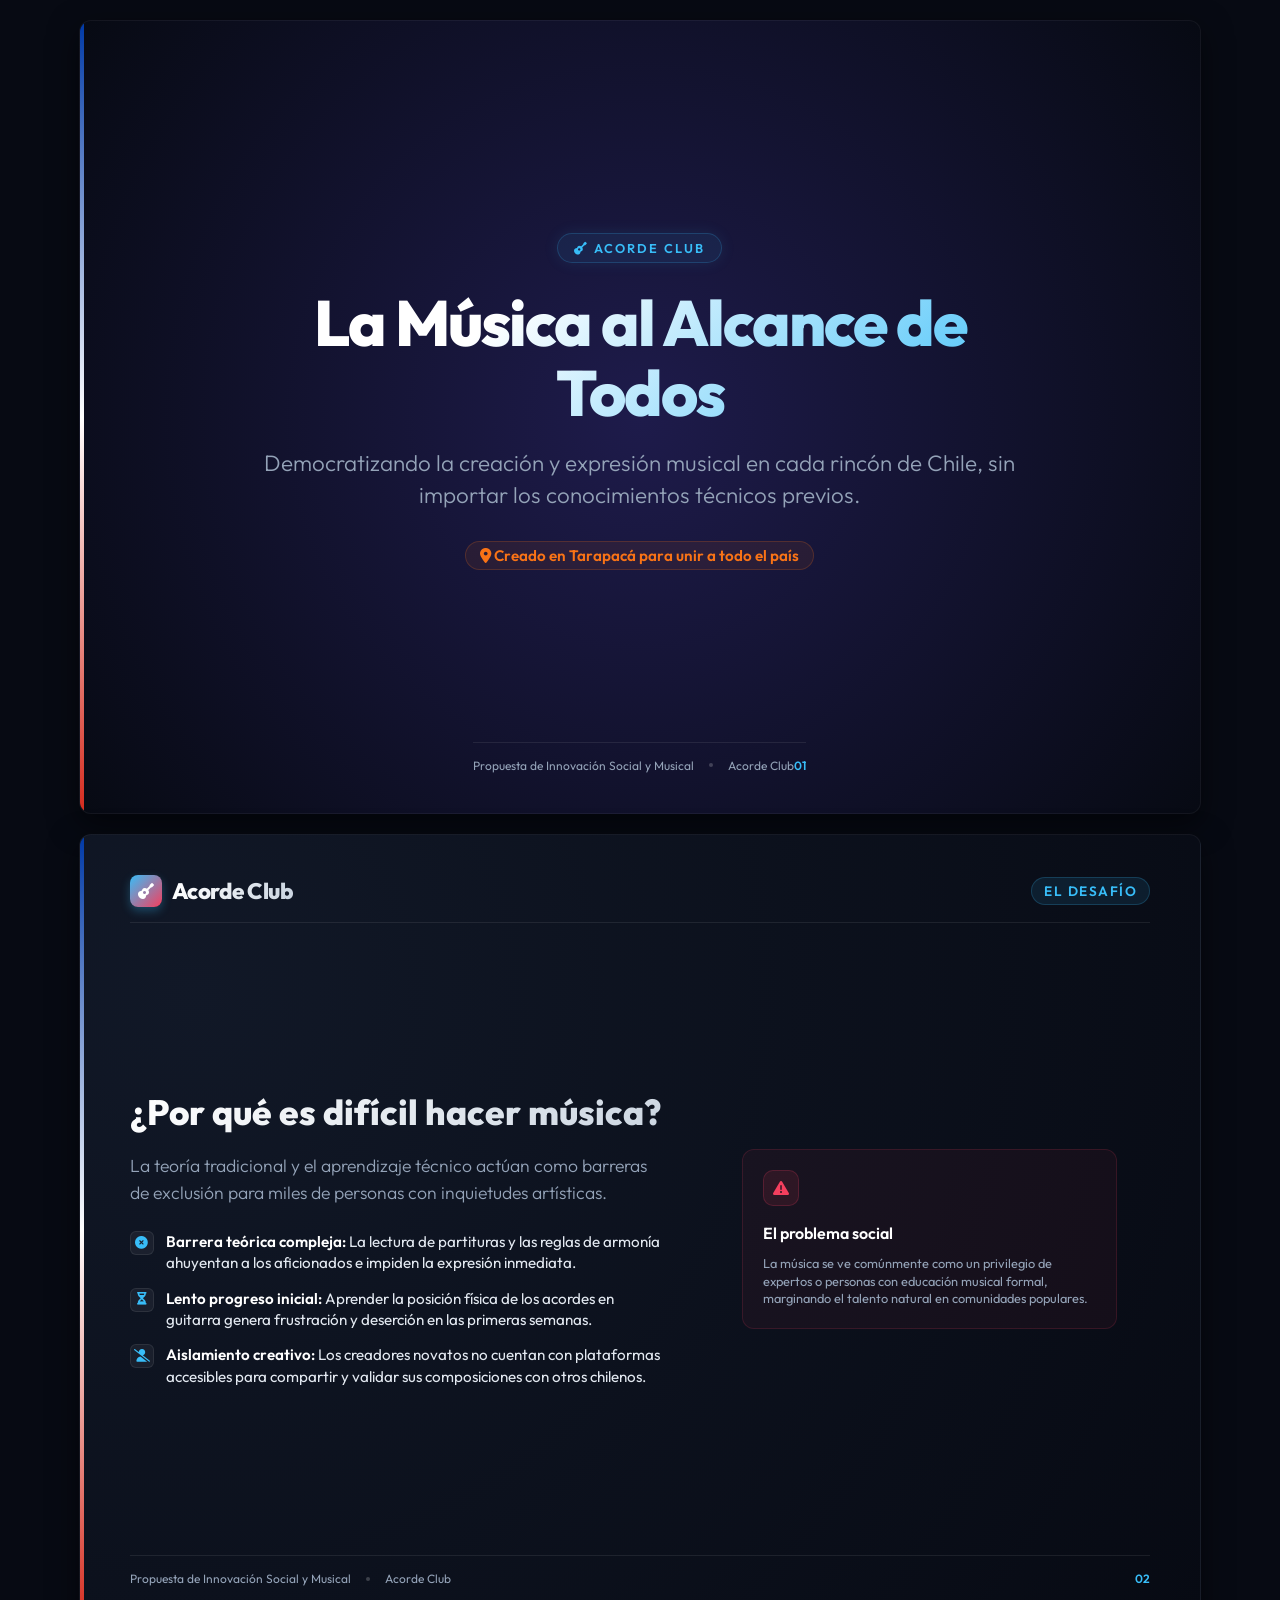
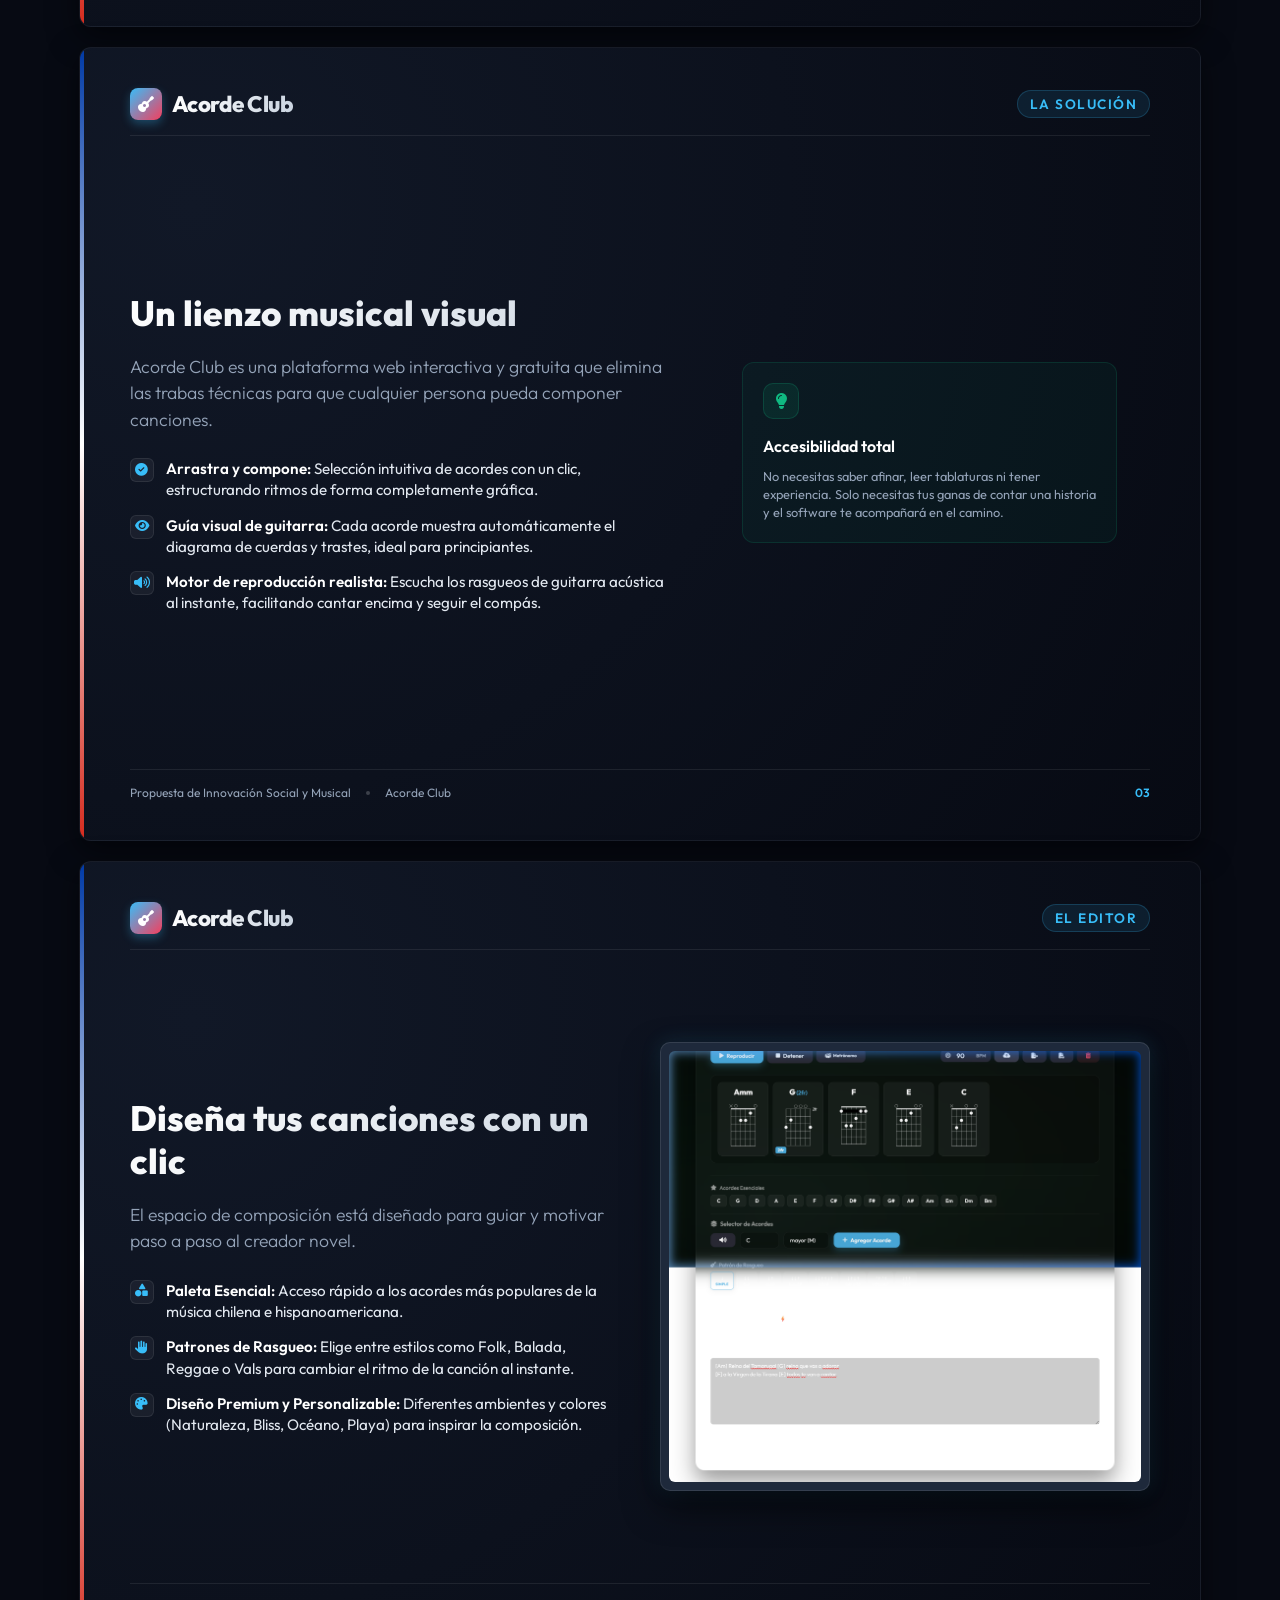
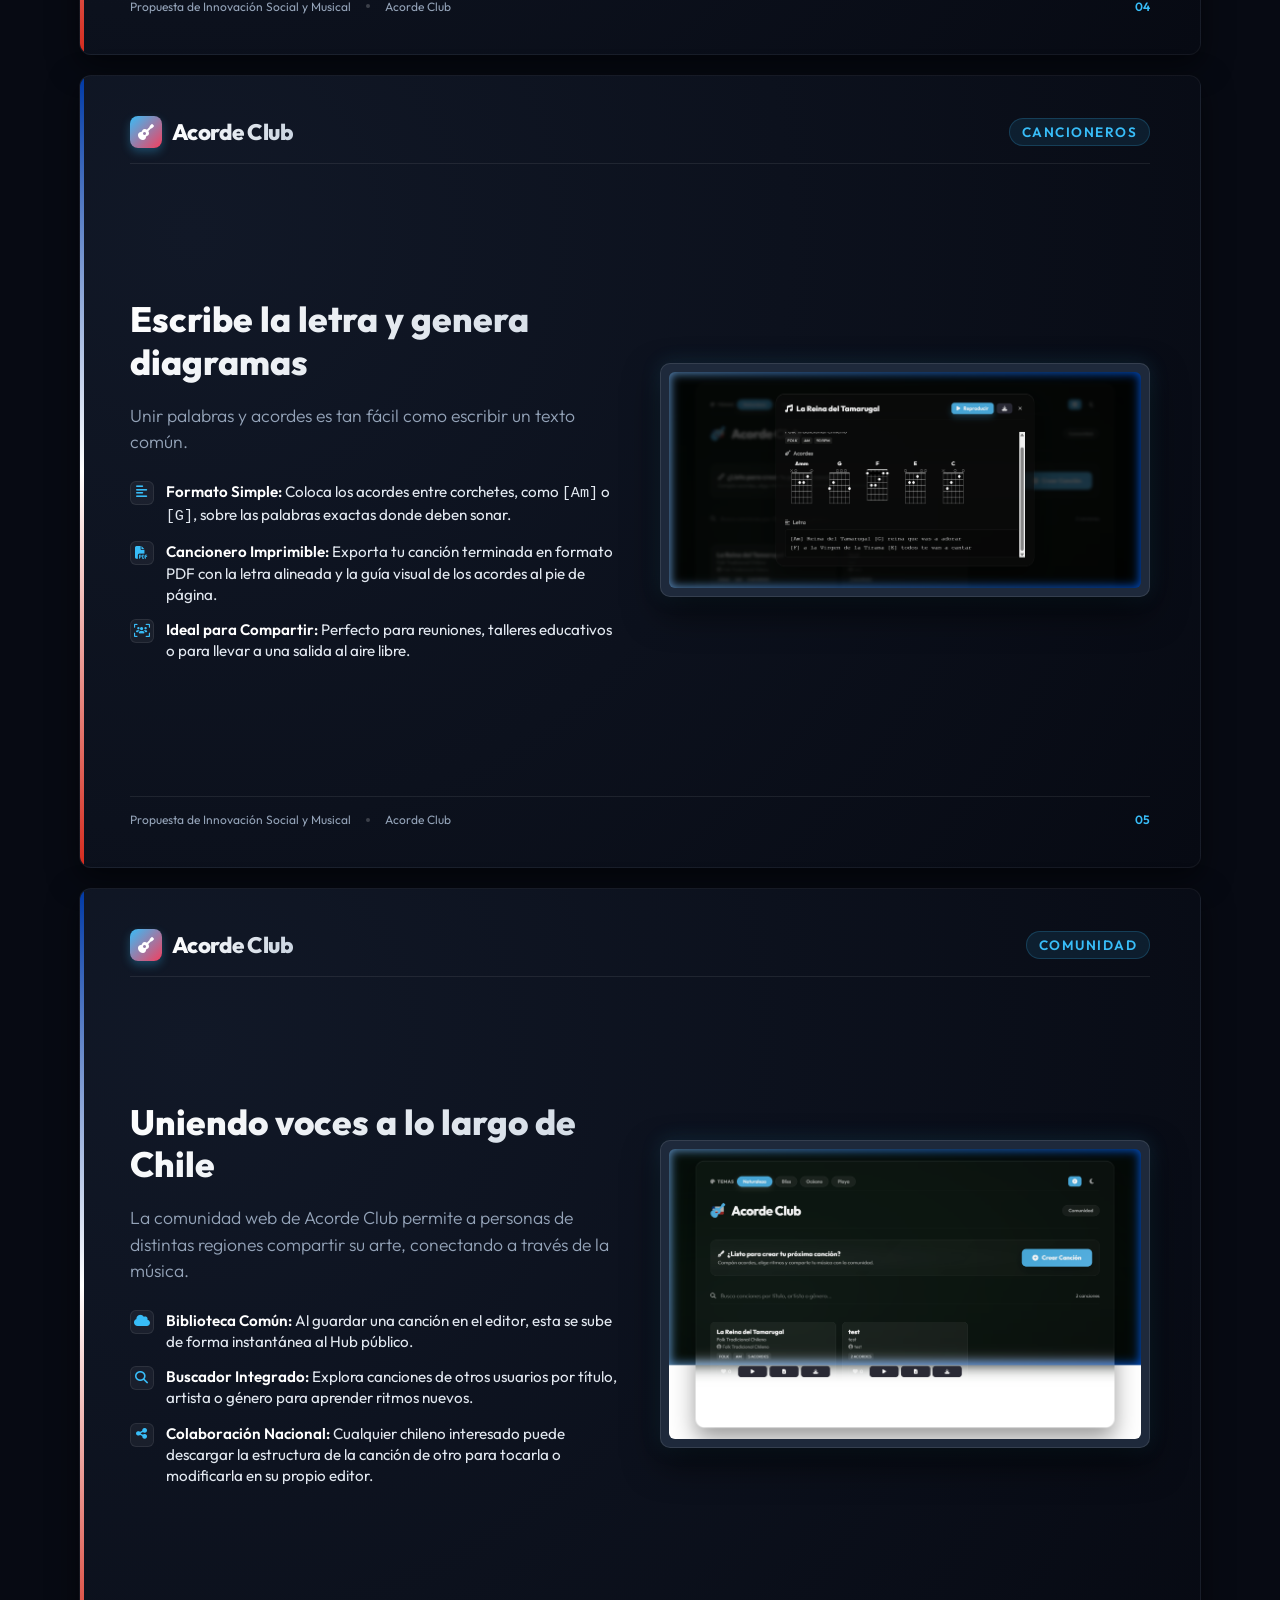
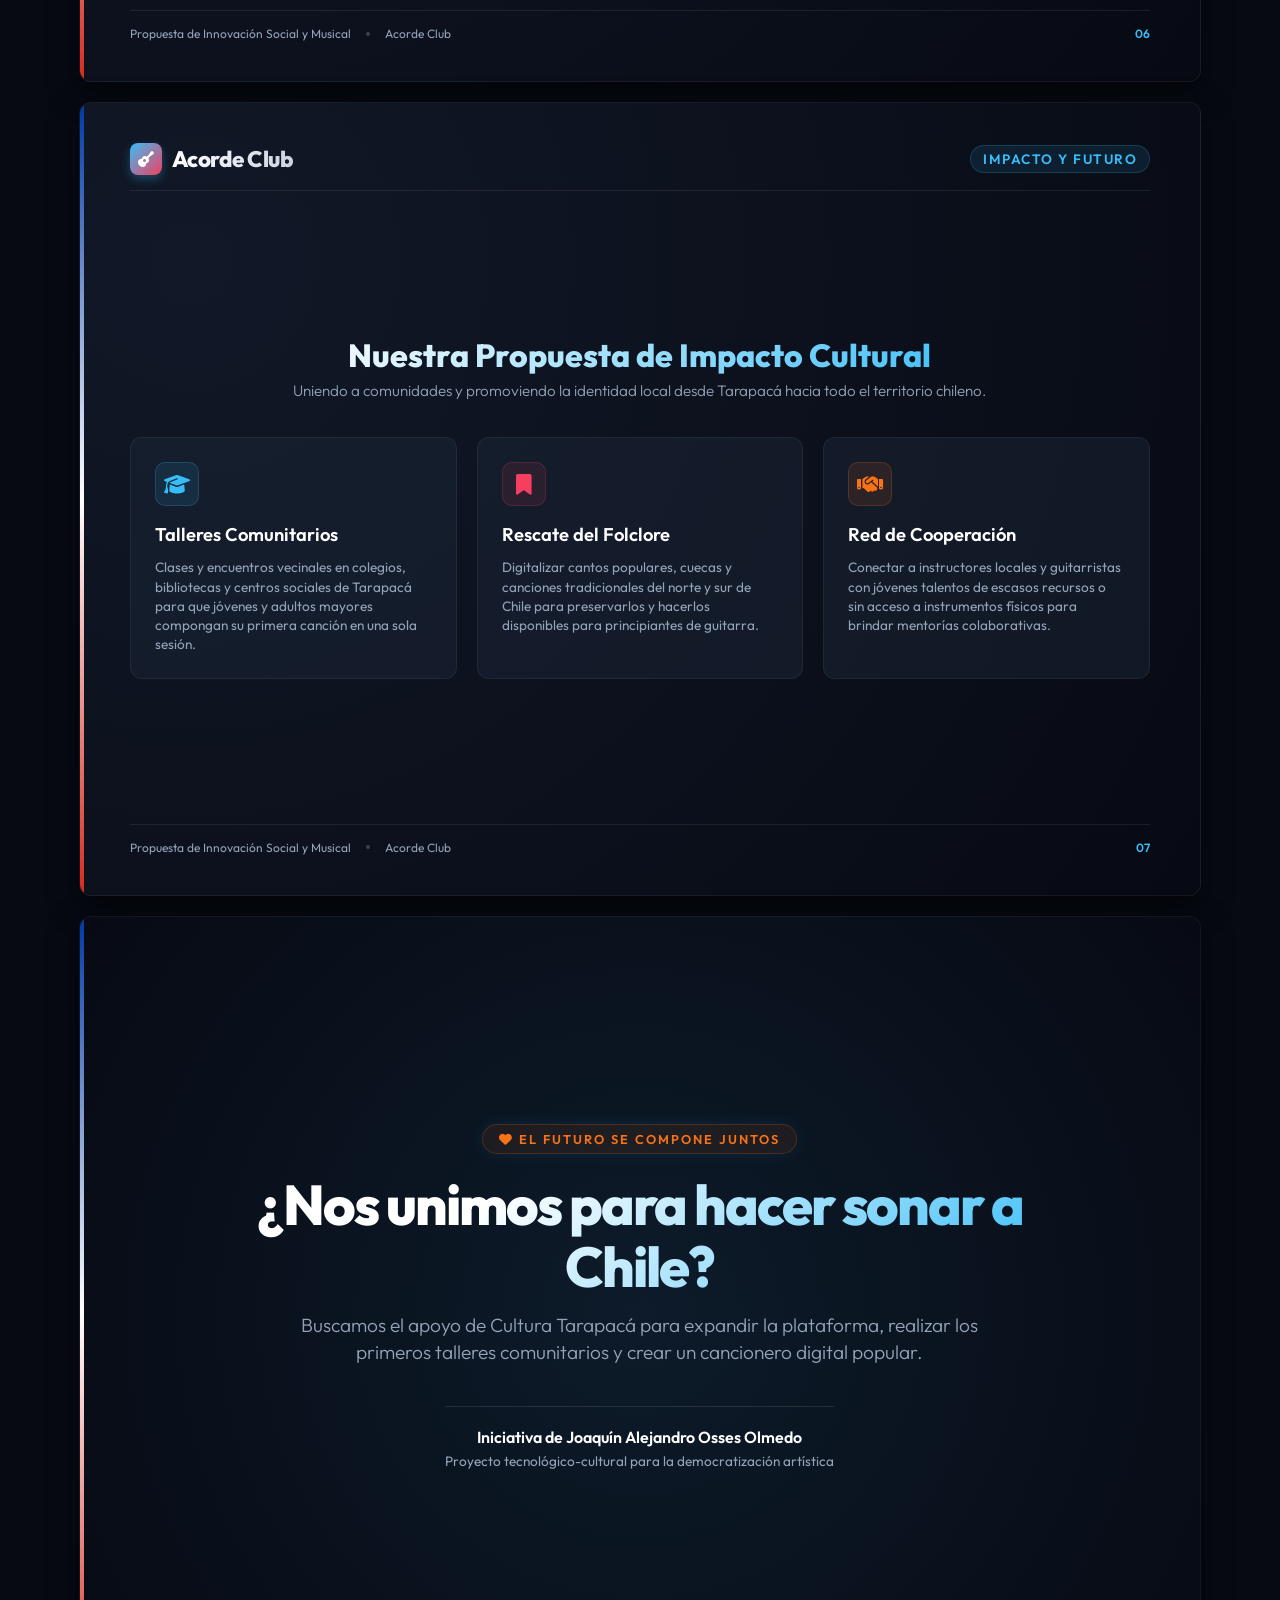
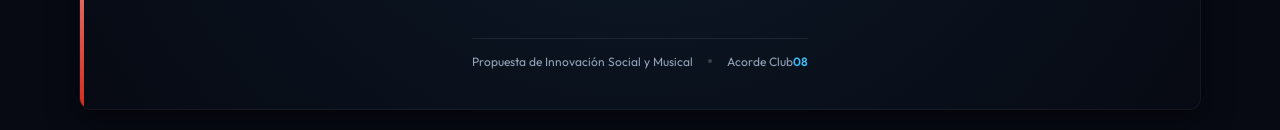
<file: presentation.html>
<!DOCTYPE html>
<html lang="es">
<head>
    <meta charset="UTF-8">
    <meta name="viewport" content="width=device-width, initial-scale=1.0">
    <title>Acorde Club — Presentación</title>
    <link href="https://fonts.googleapis.com/css2?family=Outfit:wght@300;400;600;800&display=swap" rel="stylesheet">
    <link rel="stylesheet" href="https://cdnjs.cloudflare.com/ajax/libs/font-awesome/6.4.0/css/all.min.css">
    <style>
        :root {
            --bg-dark: #070a13;
            --panel-bg: rgba(15, 23, 42, 0.65);
            --border-glow: rgba(56, 189, 248, 0.15);
            --text-main: #ffffff;
            --text-muted: #94a3b8;
            --accent-blue: #38bdf8;
            --accent-rose: #f43f5e;
            --accent-orange: #f97316;
            --accent-green: #10b981;
        }

        * {
            box-sizing: border-box;
            margin: 0;
            padding: 0;
        }

        body {
            font-family: 'Outfit', sans-serif;
            background-color: var(--bg-dark);
            color: var(--text-main);
            overflow-x: hidden;
            -webkit-print-color-adjust: exact;
            color-adjust: exact;
        }

        /* Slide layout container (for browser preview) */
        .presentation-container {
            display: flex;
            flex-direction: column;
            align-items: center;
            gap: 20px;
            padding: 20px;
        }

        /* Slide Dimensions: A4 Landscape Page */
        .slide {
            width: 297mm;
            height: 210mm;
            padding: 40px 50px;
            background: radial-gradient(circle at 10% 20%, #111827 0%, #070a13 100%);
            border: 1px solid rgba(255, 255, 255, 0.05);
            border-radius: 12px;
            display: flex;
            flex-direction: column;
            justify-content: space-between;
            position: relative;
            box-shadow: 0 10px 30px rgba(0, 0, 0, 0.5);
            overflow: hidden;
        }

        /* Background Chilean Flag/Accent Details */
        .slide::before {
            content: '';
            position: absolute;
            top: 0;
            left: 0;
            width: 4px;
            height: 100%;
            background: linear-gradient(to bottom, #0039a6 0%, #ffffff 50%, #d52b1e 100%);
        }

        /* Header styling */
        .slide-header {
            display: flex;
            justify-content: space-between;
            align-items: center;
            border-bottom: 1px solid rgba(255, 255, 255, 0.08);
            padding-bottom: 15px;
        }

        .logo-area {
            display: flex;
            align-items: center;
            gap: 10px;
        }

        .logo-icon {
            width: 32px;
            height: 32px;
            background: linear-gradient(135deg, var(--accent-blue), var(--accent-rose));
            border-radius: 8px;
            display: flex;
            align-items: center;
            justify-content: center;
            font-size: 1rem;
            color: white;
            box-shadow: 0 4px 10px rgba(56, 189, 248, 0.3);
        }

        .logo-title {
            font-size: 1.4rem;
            font-weight: 800;
            letter-spacing: -0.5px;
            background: linear-gradient(to right, #ffffff, #cbd5e1);
            -webkit-background-clip: text;
            -webkit-text-fill-color: transparent;
        }

        .slide-tag {
            font-size: 0.85rem;
            font-weight: 600;
            text-transform: uppercase;
            letter-spacing: 1.5px;
            color: var(--accent-blue);
            background: rgba(56, 189, 248, 0.1);
            padding: 4px 12px;
            border-radius: 20px;
            border: 1px solid rgba(56, 189, 248, 0.2);
        }

        /* Content Area */
        .slide-content {
            flex-grow: 1;
            display: flex;
            align-items: center;
            gap: 40px;
            padding: 20px 0;
            min-height: 0; /* allows flex children to shrink */
        }

        .slide-left {
            flex: 1.1;
            display: flex;
            flex-direction: column;
            justify-content: center;
            gap: 15px;
        }

        .slide-right {
            flex: 0.9;
            display: flex;
            justify-content: center;
            align-items: center;
            position: relative;
        }

        /* Typography */
        h2.slide-title {
            font-size: 2.2rem;
            font-weight: 800;
            line-height: 1.2;
            margin-bottom: 5px;
            background: linear-gradient(135deg, #ffffff 0%, #cbd5e1 100%);
            -webkit-background-clip: text;
            -webkit-text-fill-color: transparent;
        }

        p.slide-lead {
            font-size: 1.1rem;
            color: var(--text-muted);
            line-height: 1.5;
            font-weight: 300;
        }

        .bullet-list {
            list-style: none;
            display: flex;
            flex-direction: column;
            gap: 14px;
            margin-top: 10px;
        }

        .bullet-item {
            display: flex;
            gap: 12px;
            font-size: 0.95rem;
            line-height: 1.4;
            color: #e2e8f0;
        }

        .bullet-icon {
            flex-shrink: 0;
            width: 24px;
            height: 24px;
            background: rgba(255, 255, 255, 0.05);
            border-radius: 6px;
            display: flex;
            align-items: center;
            justify-content: center;
            color: var(--accent-blue);
            font-size: 0.8rem;
            border: 1px solid rgba(255, 255, 255, 0.08);
        }

        .bullet-item strong {
            color: #ffffff;
            font-weight: 600;
        }

        /* Mockup Frame for Screenshots */
        .mockup-frame {
            background: #1e293b;
            border-radius: 10px;
            padding: 8px;
            border: 1px solid rgba(255, 255, 255, 0.1);
            box-shadow: 0 15px 35px rgba(0, 0, 0, 0.6), 0 0 20px var(--border-glow);
            width: 100%;
            max-height: 100%;
            overflow: hidden;
            display: flex;
            align-items: center;
            justify-content: center;
        }

        .mockup-img {
            width: 100%;
            height: auto;
            border-radius: 6px;
            display: block;
            object-fit: contain;
        }

        /* Grid Layout Cards */
        .card-grid {
            display: grid;
            grid-template-columns: repeat(3, 1fr);
            gap: 20px;
            width: 100%;
        }

        .grid-card {
            background: rgba(30, 41, 59, 0.45);
            border: 1px solid rgba(255, 255, 255, 0.06);
            border-radius: 12px;
            padding: 24px;
            display: flex;
            flex-direction: column;
            gap: 12px;
            transition: all 0.3s ease;
        }

        .card-header-icon {
            width: 44px;
            height: 44px;
            border-radius: 10px;
            display: flex;
            align-items: center;
            justify-content: center;
            font-size: 1.3rem;
            margin-bottom: 5px;
        }

        .icon-blue {
            background: rgba(56, 189, 248, 0.1);
            color: var(--accent-blue);
            border: 1px solid rgba(56, 189, 248, 0.2);
        }

        .icon-rose {
            background: rgba(244, 63, 94, 0.1);
            color: var(--accent-rose);
            border: 1px solid rgba(244, 63, 94, 0.2);
        }

        .icon-orange {
            background: rgba(249, 115, 22, 0.1);
            color: var(--accent-orange);
            border: 1px solid rgba(249, 115, 22, 0.2);
        }

        .card-title {
            font-size: 1.15rem;
            font-weight: 600;
            color: #ffffff;
        }

        .card-desc {
            font-size: 0.85rem;
            color: var(--text-muted);
            line-height: 1.4;
        }

        /* Footer styling */
        .slide-footer {
            display: flex;
            justify-content: space-between;
            align-items: center;
            font-size: 0.75rem;
            color: var(--text-muted);
            border-top: 1px solid rgba(255, 255, 255, 0.08);
            padding-top: 15px;
        }

        .footer-left {
            display: flex;
            align-items: center;
            gap: 15px;
        }

        .footer-dot {
            width: 4px;
            height: 4px;
            background-color: rgba(255, 255, 255, 0.2);
            border-radius: 50%;
        }

        .slide-number {
            font-weight: 600;
            color: var(--accent-blue);
        }

        /* Cover Slide Specific Styles */
        .slide-cover {
            align-items: center;
            justify-content: center;
            text-align: center;
            background: radial-gradient(circle at 50% 50%, #1e1b4b 0%, #070a13 100%);
        }

        .cover-content {
            display: flex;
            flex-direction: column;
            align-items: center;
            justify-content: center;
            gap: 20px;
            max-width: 800px;
            margin: auto 0;
        }

        .cover-badge {
            font-size: 0.8rem;
            font-weight: 600;
            letter-spacing: 2px;
            text-transform: uppercase;
            color: var(--accent-blue);
            background: rgba(56, 189, 248, 0.08);
            border: 1px solid rgba(56, 189, 248, 0.2);
            padding: 6px 16px;
            border-radius: 30px;
            margin-bottom: 5px;
            box-shadow: 0 0 15px rgba(56, 189, 248, 0.1);
        }

        .cover-title {
            font-size: 4rem;
            font-weight: 800;
            letter-spacing: -2px;
            line-height: 1.1;
            background: linear-gradient(135deg, #ffffff 30%, var(--accent-blue) 100%);
            -webkit-background-clip: text;
            -webkit-text-fill-color: transparent;
        }

        .cover-subtitle {
            font-size: 1.4rem;
            color: #94a3b8;
            font-weight: 300;
            line-height: 1.4;
        }

        .cover-origin {
            font-size: 0.95rem;
            color: var(--accent-orange);
            font-weight: 600;
            background: rgba(249, 115, 22, 0.08);
            border: 1px solid rgba(249, 115, 22, 0.2);
            padding: 4px 14px;
            border-radius: 20px;
            margin-top: 10px;
        }

        /* ═══ PRINT STYLES ═══ */
        @media print {
            body {
                background-color: #ffffff;
            }
            .presentation-container {
                padding: 0;
                gap: 0;
            }
            .slide {
                width: 297mm;
                height: 210mm;
                page-break-after: always;
                border: none;
                border-radius: 0;
                box-shadow: none;
                /* Force background colors and gradients in PDF */
                -webkit-print-color-adjust: exact;
                color-adjust: exact;
                print-color-adjust: exact;
            }
        }
    </style>
</head>
<body>

    <div class="presentation-container">

        <!-- ════ Slide 1: Cover ════ -->
        <div class="slide slide-cover">
            <div class="cover-content">
                <span class="cover-badge"><i class="fa-solid fa-guitar"></i> Acorde Club</span>
                <h1 class="cover-title">La Música al Alcance de Todos</h1>
                <p class="cover-subtitle">Democratizando la creación y expresión musical en cada rincón de Chile, sin importar los conocimientos técnicos previos.</p>
                <span class="cover-origin"><i class="fa-solid fa-location-dot"></i> Creado en Tarapacá para unir a todo el país</span>
            </div>
            <div class="slide-footer">
                <div class="footer-left">
                    <span>Propuesta de Innovación Social y Musical</span>
                    <span class="footer-dot"></span>
                    <span>Acorde Club</span>
                </div>
                <span class="slide-number">01</span>
            </div>
        </div>

        <!-- ════ Slide 2: El Desafío ════ -->
        <div class="slide">
            <div class="slide-header">
                <div class="logo-area">
                    <div class="logo-icon"><i class="fa-solid fa-guitar"></i></div>
                    <span class="logo-title">Acorde Club</span>
                </div>
                <span class="slide-tag">El Desafío</span>
            </div>
            <div class="slide-content">
                <div class="slide-left">
                    <h2 class="slide-title">¿Por qué es difícil hacer música?</h2>
                    <p class="slide-lead">La teoría tradicional y el aprendizaje técnico actúan como barreras de exclusión para miles de personas con inquietudes artísticas.</p>
                    <ul class="bullet-list">
                        <li class="bullet-item">
                            <div class="bullet-icon"><i class="fa-solid fa-circle-xmark"></i></div>
                            <div><strong>Barrera teórica compleja:</strong> La lectura de partituras y las reglas de armonía ahuyentan a los aficionados e impiden la expresión inmediata.</div>
                        </li>
                        <li class="bullet-item">
                            <div class="bullet-icon"><i class="fa-solid fa-hourglass-half"></i></div>
                            <div><strong>Lento progreso inicial:</strong> Aprender la posición física de los acordes en guitarra genera frustración y deserción en las primeras semanas.</div>
                        </li>
                        <li class="bullet-item">
                            <div class="bullet-icon"><i class="fa-solid fa-user-slash"></i></div>
                            <div><strong>Aislamiento creativo:</strong> Los creadores novatos no cuentan con plataformas accesibles para compartir y validar sus composiciones con otros chilenos.</div>
                        </li>
                    </ul>
                </div>
                <div class="slide-right" style="flex: 0.9;">
                    <div class="card-grid" style="grid-template-columns: 1fr; gap: 15px; width: 85%;">
                        <div class="grid-card" style="padding: 20px; background: rgba(244, 63, 94, 0.05); border: 1px solid rgba(244, 63, 94, 0.15);">
                            <div class="card-header-icon icon-rose" style="width: 36px; height: 36px; font-size: 1rem;"><i class="fa-solid fa-triangle-exclamation"></i></div>
                            <h3 class="card-title" style="font-size: 1rem;">El problema social</h3>
                            <p class="card-desc" style="font-size: 0.8rem;">La música se ve comúnmente como un privilegio de expertos o personas con educación musical formal, marginando el talento natural en comunidades populares.</p>
                        </div>
                    </div>
                </div>
            </div>
            <div class="slide-footer">
                <div class="footer-left">
                    <span>Propuesta de Innovación Social y Musical</span>
                    <span class="footer-dot"></span>
                    <span>Acorde Club</span>
                </div>
                <span class="slide-number">02</span>
            </div>
        </div>

        <!-- ════ Slide 3: La Solución ════ -->
        <div class="slide">
            <div class="slide-header">
                <div class="logo-area">
                    <div class="logo-icon"><i class="fa-solid fa-guitar"></i></div>
                    <span class="logo-title">Acorde Club</span>
                </div>
                <span class="slide-tag">La Solución</span>
            </div>
            <div class="slide-content">
                <div class="slide-left">
                    <h2 class="slide-title">Un lienzo musical visual</h2>
                    <p class="slide-lead">Acorde Club es una plataforma web interactiva y gratuita que elimina las trabas técnicas para que cualquier persona pueda componer canciones.</p>
                    <ul class="bullet-list">
                        <li class="bullet-item">
                            <div class="bullet-icon"><i class="fa-solid fa-circle-check"></i></div>
                            <div><strong>Arrastra y compone:</strong> Selección intuitiva de acordes con un clic, estructurando ritmos de forma completamente gráfica.</div>
                        </li>
                        <li class="bullet-item">
                            <div class="bullet-icon"><i class="fa-solid fa-eye"></i></div>
                            <div><strong>Guía visual de guitarra:</strong> Cada acorde muestra automáticamente el diagrama de cuerdas y trastes, ideal para principiantes.</div>
                        </li>
                        <li class="bullet-item">
                            <div class="bullet-icon"><i class="fa-solid fa-volume-high"></i></div>
                            <div><strong>Motor de reproducción realista:</strong> Escucha los rasgueos de guitarra acústica al instante, facilitando cantar encima y seguir el compás.</div>
                        </li>
                    </ul>
                </div>
                <div class="slide-right" style="flex: 0.9;">
                    <div class="card-grid" style="grid-template-columns: 1fr; gap: 15px; width: 85%;">
                        <div class="grid-card" style="padding: 20px; background: rgba(16, 185, 129, 0.05); border: 1px solid rgba(16, 185, 129, 0.15);">
                            <div class="card-header-icon icon-blue" style="width: 36px; height: 36px; font-size: 1rem; background: rgba(16, 185, 129, 0.1); color: var(--accent-green); border: 1px solid rgba(16, 185, 129, 0.2);"><i class="fa-solid fa-lightbulb"></i></div>
                            <h3 class="card-title" style="font-size: 1rem; color: #ffffff;">Accesibilidad total</h3>
                            <p class="card-desc" style="font-size: 0.8rem;">No necesitas saber afinar, leer tablaturas ni tener experiencia. Solo necesitas tus ganas de contar una historia y el software te acompañará en el camino.</p>
                        </div>
                    </div>
                </div>
            </div>
            <div class="slide-footer">
                <div class="footer-left">
                    <span>Propuesta de Innovación Social y Musical</span>
                    <span class="footer-dot"></span>
                    <span>Acorde Club</span>
                </div>
                <span class="slide-number">03</span>
            </div>
        </div>

        <!-- ════ Slide 4: Composer Editor ════ -->
        <div class="slide">
            <div class="slide-header">
                <div class="logo-area">
                    <div class="logo-icon"><i class="fa-solid fa-guitar"></i></div>
                    <span class="logo-title">Acorde Club</span>
                </div>
                <span class="slide-tag">El Editor</span>
            </div>
            <div class="slide-content">
                <div class="slide-left" style="flex: 1.0;">
                    <h2 class="slide-title">Diseña tus canciones con un clic</h2>
                    <p class="slide-lead">El espacio de composición está diseñado para guiar y motivar paso a paso al creador novel.</p>
                    <ul class="bullet-list">
                        <li class="bullet-item">
                            <div class="bullet-icon"><i class="fa-solid fa-shapes"></i></div>
                            <div><strong>Paleta Esencial:</strong> Acceso rápido a los acordes más populares de la música chilena e hispanoamericana.</div>
                        </li>
                        <li class="bullet-item">
                            <div class="bullet-icon"><i class="fa-solid fa-hand"></i></div>
                            <div><strong>Patrones de Rasgueo:</strong> Elige entre estilos como Folk, Balada, Reggae o Vals para cambiar el ritmo de la canción al instante.</div>
                        </li>
                        <li class="bullet-item">
                            <div class="bullet-icon"><i class="fa-solid fa-palette"></i></div>
                            <div><strong>Diseño Premium y Personalizable:</strong> Diferentes ambientes y colores (Naturaleza, Bliss, Océano, Playa) para inspirar la composición.</div>
                        </li>
                    </ul>
                </div>
                <div class="slide-right" style="flex: 1.0;">
                    <div class="mockup-frame">
                        <img src="screenshots/editor.png" alt="Captura del Editor" class="mockup-img">
                    </div>
                </div>
            </div>
            <div class="slide-footer">
                <div class="footer-left">
                    <span>Propuesta de Innovación Social y Musical</span>
                    <span class="footer-dot"></span>
                    <span>Acorde Club</span>
                </div>
                <span class="slide-number">04</span>
            </div>
        </div>

        <!-- ════ Slide 5: Letra y Acordes ════ -->
        <div class="slide">
            <div class="slide-header">
                <div class="logo-area">
                    <div class="logo-icon"><i class="fa-solid fa-guitar"></i></div>
                    <span class="logo-title">Acorde Club</span>
                </div>
                <span class="slide-tag">Cancioneros</span>
            </div>
            <div class="slide-content">
                <div class="slide-left" style="flex: 1.0;">
                    <h2 class="slide-title">Escribe la letra y genera diagramas</h2>
                    <p class="slide-lead">Unir palabras y acordes es tan fácil como escribir un texto común.</p>
                    <ul class="bullet-list">
                        <li class="bullet-item">
                            <div class="bullet-icon"><i class="fa-solid fa-align-left"></i></div>
                            <div><strong>Formato Simple:</strong> Coloca los acordes entre corchetes, como <code>[Am]</code> o <code>[G]</code>, sobre las palabras exactas donde deben sonar.</div>
                        </li>
                        <li class="bullet-item">
                            <div class="bullet-icon"><i class="fa-solid fa-file-pdf"></i></div>
                            <div><strong>Cancionero Imprimible:</strong> Exporta tu canción terminada en formato PDF con la letra alineada y la guía visual de los acordes al pie de página.</div>
                        </li>
                        <li class="bullet-item">
                            <div class="bullet-icon"><i class="fa-solid fa-users-viewfinder"></i></div>
                            <div><strong>Ideal para Compartir:</strong> Perfecto para reuniones, talleres educativos o para llevar a una salida al aire libre.</div>
                        </li>
                    </ul>
                </div>
                <div class="slide-right" style="flex: 1.0;">
                    <div class="mockup-frame">
                        <img src="screenshots/detail.png" alt="Captura de Detalles y Letras" class="mockup-img">
                    </div>
                </div>
            </div>
            <div class="slide-footer">
                <div class="footer-left">
                    <span>Propuesta de Innovación Social y Musical</span>
                    <span class="footer-dot"></span>
                    <span>Acorde Club</span>
                </div>
                <span class="slide-number">05</span>
            </div>
        </div>

        <!-- ════ Slide 6: El Hub ════ -->
        <div class="slide">
            <div class="slide-header">
                <div class="logo-area">
                    <div class="logo-icon"><i class="fa-solid fa-guitar"></i></div>
                    <span class="logo-title">Acorde Club</span>
                </div>
                <span class="slide-tag">Comunidad</span>
            </div>
            <div class="slide-content">
                <div class="slide-left" style="flex: 1.0;">
                    <h2 class="slide-title">Uniendo voces a lo largo de Chile</h2>
                    <p class="slide-lead">La comunidad web de Acorde Club permite a personas de distintas regiones compartir su arte, conectando a través de la música.</p>
                    <ul class="bullet-list">
                        <li class="bullet-item">
                            <div class="bullet-icon"><i class="fa-solid fa-cloud"></i></div>
                            <div><strong>Biblioteca Común:</strong> Al guardar una canción en el editor, esta se sube de forma instantánea al Hub público.</div>
                        </li>
                        <li class="bullet-item">
                            <div class="bullet-icon"><i class="fa-solid fa-search"></i></div>
                            <div><strong>Buscador Integrado:</strong> Explora canciones de otros usuarios por título, artista o género para aprender ritmos nuevos.</div>
                        </li>
                        <li class="bullet-item">
                            <div class="bullet-icon"><i class="fa-solid fa-share-nodes"></i></div>
                            <div><strong>Colaboración Nacional:</strong> Cualquier chileno interesado puede descargar la estructura de la canción de otro para tocarla o modificarla en su propio editor.</div>
                        </li>
                    </ul>
                </div>
                <div class="slide-right" style="flex: 1.0;">
                    <div class="mockup-frame">
                        <img src="screenshots/hub.png" alt="Captura del Hub de Comunidad" class="mockup-img">
                    </div>
                </div>
            </div>
            <div class="slide-footer">
                <div class="footer-left">
                    <span>Propuesta de Innovación Social y Musical</span>
                    <span class="footer-dot"></span>
                    <span>Acorde Club</span>
                </div>
                <span class="slide-number">06</span>
            </div>
        </div>

        <!-- ════ Slide 7: Impacto Tarapacá y Chile ════ -->
        <div class="slide">
            <div class="slide-header">
                <div class="logo-area">
                    <div class="logo-icon"><i class="fa-solid fa-guitar"></i></div>
                    <span class="logo-title">Acorde Club</span>
                </div>
                <span class="slide-tag">Impacto y Futuro</span>
            </div>
            <div class="slide-content" style="flex-direction: column; justify-content: center; gap: 25px;">
                <div style="text-align: center; max-width: 800px; margin: 0 auto 10px auto;">
                    <h2 class="slide-title" style="font-size: 2rem; background: linear-gradient(135deg, #ffffff, var(--accent-blue)); -webkit-background-clip: text; -webkit-text-fill-color: transparent;">Nuestra Propuesta de Impacto Cultural</h2>
                    <p class="slide-lead" style="font-size: 0.95rem;">Uniendo a comunidades y promoviendo la identidad local desde Tarapacá hacia todo el territorio chileno.</p>
                </div>
                <div class="card-grid">
                    <div class="grid-card">
                        <div class="card-header-icon icon-blue"><i class="fa-solid fa-graduation-cap"></i></div>
                        <h3 class="card-title">Talleres Comunitarios</h3>
                        <p class="card-desc">Clases y encuentros vecinales en colegios, bibliotecas y centros sociales de Tarapacá para que jóvenes y adultos mayores compongan su primera canción en una sola sesión.</p>
                    </div>
                    <div class="grid-card">
                        <div class="card-header-icon icon-rose"><i class="fa-solid fa-bookmark"></i></div>
                        <h3 class="card-title">Rescate del Folclore</h3>
                        <p class="card-desc">Digitalizar cantos populares, cuecas y canciones tradicionales del norte y sur de Chile para preservarlos y hacerlos disponibles para principiantes de guitarra.</p>
                    </div>
                    <div class="grid-card">
                        <div class="card-header-icon icon-orange"><i class="fa-solid fa-handshake"></i></div>
                        <h3 class="card-title">Red de Cooperación</h3>
                        <p class="card-desc">Conectar a instructores locales y guitarristas con jóvenes talentos de escasos recursos o sin acceso a instrumentos físicos para brindar mentorías colaborativas.</p>
                    </div>
                </div>
            </div>
            <div class="slide-footer">
                <div class="footer-left">
                    <span>Propuesta de Innovación Social y Musical</span>
                    <span class="footer-dot"></span>
                    <span>Acorde Club</span>
                </div>
                <span class="slide-number">07</span>
            </div>
        </div>

        <!-- ════ Slide 8: Cierre ════ -->
        <div class="slide slide-cover" style="background: radial-gradient(circle at 50% 50%, #0d1b2a 0%, #070a13 100%);">
            <div class="cover-content" style="gap: 15px;">
                <span class="cover-badge" style="color: var(--accent-orange); background: rgba(249, 115, 22, 0.08); border: 1px solid rgba(249, 115, 22, 0.2);"><i class="fa-solid fa-heart"></i> El Futuro se Compone Juntos</span>
                <h1 class="cover-title" style="font-size: 3.5rem;">¿Nos unimos para hacer sonar a Chile?</h1>
                <p class="cover-subtitle" style="font-size: 1.2rem; max-width: 700px;">Buscamos el apoyo de Cultura Tarapacá para expandir la plataforma, realizar los primeros talleres comunitarios y crear un cancionero digital popular.</p>
                <div style="margin-top: 25px; border-top: 1px solid rgba(255, 255, 255, 0.1); padding-top: 20px; text-align: center;">
                    <p style="font-size: 1rem; color: #ffffff; font-weight: 600; margin-bottom: 5px;">Iniciativa de Joaquín Alejandro Osses Olmedo</p>
                    <p style="font-size: 0.85rem; color: var(--text-muted);">Proyecto tecnológico-cultural para la democratización artística</p>
                </div>
            </div>
            <div class="slide-footer">
                <div class="footer-left">
                    <span>Propuesta de Innovación Social y Musical</span>
                    <span class="footer-dot"></span>
                    <span>Acorde Club</span>
                </div>
                <span class="slide-number">08</span>
            </div>
        </div>

    </div>

</body>
</html>
</file>
